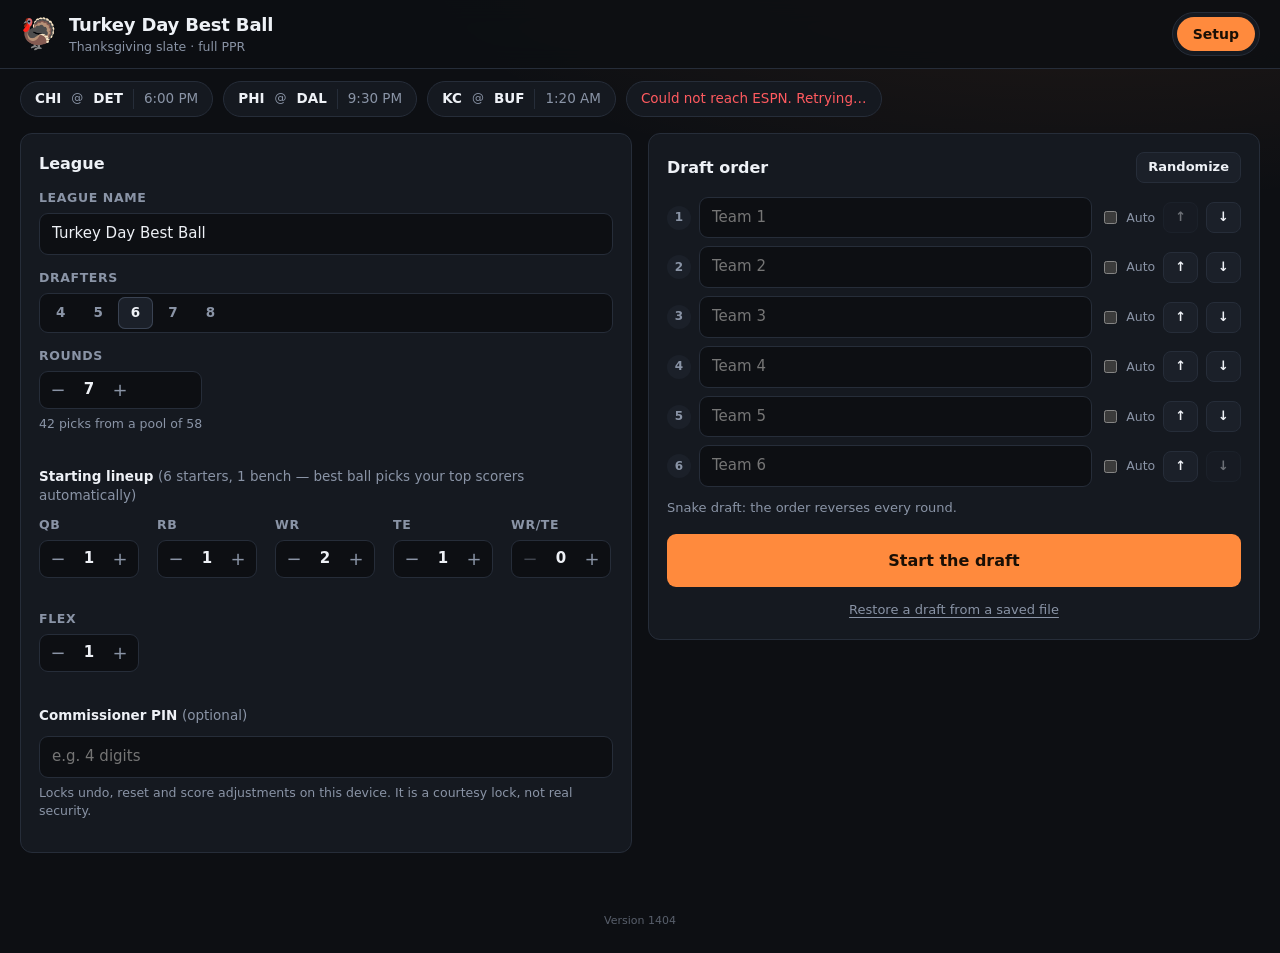
<file: index.html>
<!doctype html>
<html lang="en">
<head>
<meta charset="utf-8">
<meta name="viewport" content="width=device-width, initial-scale=1, viewport-fit=cover">
<title>Turkey Day Best Ball</title>
<meta name="description" content="Thanksgiving slate best ball draft with live PPR scoring.">
<meta name="theme-color" content="#0d0f13">
<link rel="icon" href="data:image/svg+xml,%3Csvg xmlns='http://www.w3.org/2000/svg' viewBox='0 0 100 100'%3E%3Ctext y='.9em' font-size='90'%3E%F0%9F%A6%83%3C/text%3E%3C/svg%3E">
<link rel="stylesheet" href="styles.css?v=1404">
</head>
<body>
<header class="top">
  <div class="brand">
    <span class="logo" aria-hidden="true">🦃</span>
    <div>
      <h1 id="leagueName">Turkey Day Best Ball</h1>
      <p id="subline">Thanksgiving slate · full PPR</p>
    </div>
  </div>
  <nav id="tabs" aria-label="Sections"></nav>
</header>
<section id="games" class="games" aria-label="Today's games"></section>
<main id="view"><p class="loading">Loading player pool…</p></main>
<input type="file" id="restoreFile" accept="application/json,.json" hidden>
<p class="ver">Version 1404</p>
<div id="toast" role="status" aria-live="polite"></div>
<script src="app.js?v=1404" defer></script>
</body>
</html>
</file>
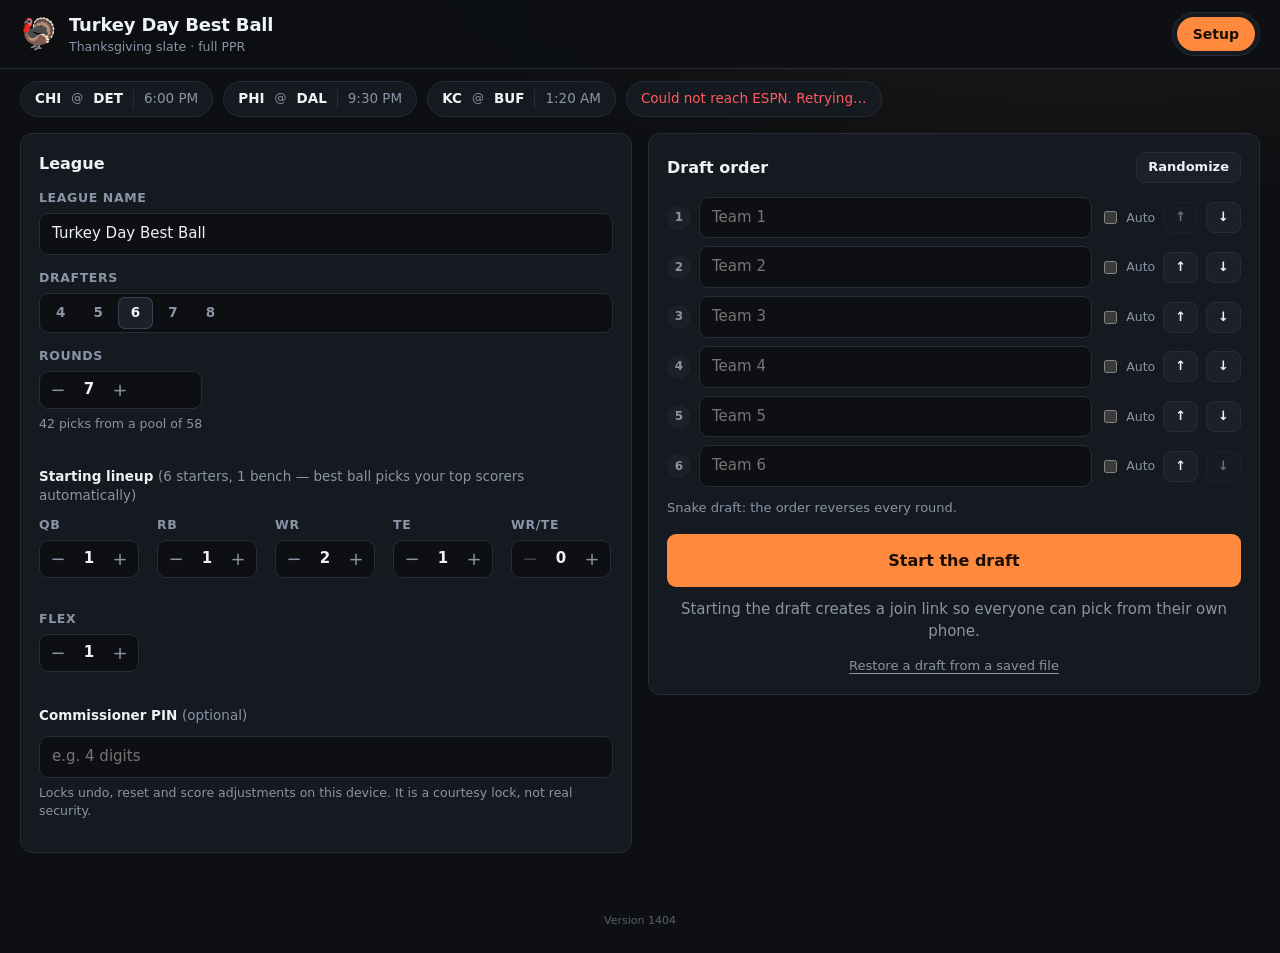
<file: live/index.html>
<!doctype html>
<html lang="en">
<head>
<meta charset="utf-8">
<meta name="viewport" content="width=device-width, initial-scale=1, viewport-fit=cover">
<title>Turkey Day Best Ball · Live Draft</title>
<meta name="description" content="Thanksgiving slate best ball draft with live PPR scoring.">
<meta name="theme-color" content="#0d0f13">
<link rel="icon" href="data:image/svg+xml,%3Csvg xmlns='http://www.w3.org/2000/svg' viewBox='0 0 100 100'%3E%3Ctext y='.9em' font-size='90'%3E%F0%9F%A6%83%3C/text%3E%3C/svg%3E">
<link rel="stylesheet" href="../styles.css?v=1404">
<link rel="stylesheet" href="live.css?v=1404">
</head>
<body>
<header class="top">
  <div class="brand">
    <span class="logo" aria-hidden="true">🦃</span>
    <div>
      <h1 id="leagueName">Turkey Day Best Ball</h1>
      <p id="subline">Thanksgiving slate · full PPR</p>
    </div>
  </div>
  <nav id="tabs" aria-label="Sections"></nav>
</header>
<section id="games" class="games" aria-label="Today's games"></section>
<main id="view"><p class="loading">Loading player pool…</p></main>
<input type="file" id="restoreFile" accept="application/json,.json" hidden>
<p class="ver">Version 1404</p>
<div id="toast" role="status" aria-live="polite"></div>
<script src="app.js?v=1404" defer></script>
</body>
</html>
</file>
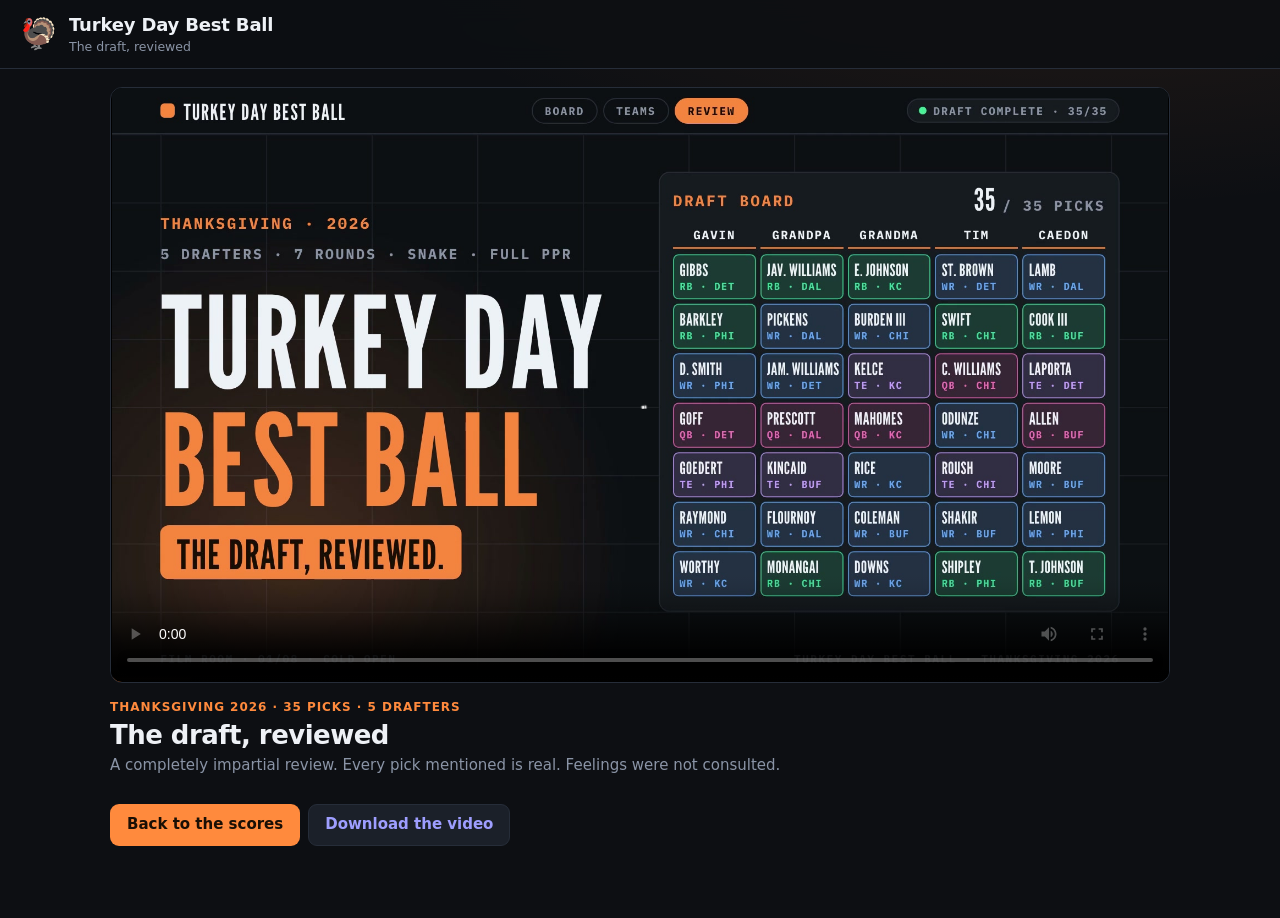
<file: recap/index.html>
<!doctype html>
<html lang="en">
<head>
<meta charset="utf-8">
<meta name="viewport" content="width=device-width, initial-scale=1, viewport-fit=cover">
<title>The Draft, Reviewed · Turkey Day Best Ball</title>
<meta name="description" content="A completely impartial review of the Turkey Day Best Ball draft.">
<meta name="theme-color" content="#0d0f13">
<meta property="og:title" content="Turkey Day Best Ball: The Draft, Reviewed">
<meta property="og:type" content="video.other">
<meta property="og:image" content="poster.jpg">
<link rel="icon" href="data:image/svg+xml,%3Csvg xmlns='http://www.w3.org/2000/svg' viewBox='0 0 100 100'%3E%3Ctext y='.9em' font-size='90'%3E%F0%9F%A6%83%3C/text%3E%3C/svg%3E">
<link rel="stylesheet" href="../styles.css?v=1404">
<style>
  .recap { max-width: 1100px; margin: 0 auto; padding: 18px 20px 60px; display: grid; gap: 16px; }
  .recap video { width: 100%; aspect-ratio: 16 / 9; background: #000; border-radius: var(--r); border: 1px solid var(--line); display: block; }
  .recap h2 { font-size: 26px; letter-spacing: -.02em; }
  .recap a.primary, .recap a.ghost { text-decoration: none; display: inline-block; }
</style>
</head>
<body>
<header class="top">
  <div class="brand">
    <span class="logo" aria-hidden="true">🦃</span>
    <div>
      <h1>Turkey Day Best Ball</h1>
      <p>The draft, reviewed</p>
    </div>
  </div>
</header>
<main class="recap">
  <video controls playsinline preload="metadata" poster="poster.jpg">
    <source src="recap.mp4" type="video/mp4">
    Your browser cannot play this video. <a href="recap.mp4">Download it instead.</a>
  </video>
  <div>
    <span class="eyebrow">Thanksgiving 2026 · 35 picks · 5 drafters</span>
    <h2>The draft, reviewed</h2>
    <p class="muted">A completely impartial review. Every pick mentioned is real. Feelings were not consulted.</p>
  </div>
  <div class="btnrow">
    <button class="primary" id="back">Back to the scores</button>
    <a class="ghost" href="recap.mp4" download="turkey-day-draft-recap.mp4">Download the video</a>
  </div>
</main>
<script>
  document.getElementById('back').addEventListener('click', function () {
    if (history.length > 1) { history.back(); return; }
    window.close();
    setTimeout(function () { location.href = '../'; }, 200);
  });
</script>
</body>
</html>
</file>
<file: styles.css>
:root {
  --bg: #0d0f13;
  --panel: #151920;
  --panel2: #1b2029;
  --line: #262d39;
  --text: #eef1f6;
  --muted: #8a94a6;
  --accent: #ff8a3d;
  --accent-ink: #1a0f05;
  --live: #ff5a5f;
  --good: #3ddc97;
  --qb: #f472b6;
  --rb: #34d399;
  --wr: #60a5fa;
  --te: #c4a1ff;
  --r: 12px;
  color-scheme: dark;
}
* { box-sizing: border-box; }
html, body { margin: 0; }
body {
  background: radial-gradient(1200px 500px at 85% -10%, rgba(255, 138, 61, .10), transparent 60%), var(--bg);
  color: var(--text);
  font: 15px/1.45 ui-sans-serif, system-ui, -apple-system, "Segoe UI", Roboto, Helvetica, Arial, sans-serif;
  -webkit-font-smoothing: antialiased;
  min-height: 100vh;
  padding-bottom: env(safe-area-inset-bottom);
}
h1, h2, h3, p { margin: 0; }
button, input, select { font: inherit; color: inherit; }
button { cursor: pointer; }
button:disabled { opacity: .4; cursor: not-allowed; }
.muted { color: var(--muted); }
.pad { padding: 18px; }
.r { text-align: right; }
.grow { flex: 1; }

/* header */
.top {
  position: sticky; top: 0; z-index: 20;
  display: flex; align-items: center; gap: 16px; flex-wrap: wrap;
  padding: 12px 20px;
  background: rgba(13, 15, 19, .88); backdrop-filter: blur(12px);
  border-bottom: 1px solid var(--line);
}
.brand { display: flex; align-items: center; gap: 12px; min-width: 0; flex: 1; }
.logo { font-size: 30px; line-height: 1; }
.brand h1 { font-size: 18px; font-weight: 750; letter-spacing: -.01em; white-space: nowrap; overflow: hidden; text-overflow: ellipsis; }
.brand p { font-size: 12.5px; color: var(--muted); }
#tabs { display: flex; gap: 4px; background: var(--panel); border: 1px solid var(--line); border-radius: 999px; padding: 4px; }
.tab { border: 0; background: none; padding: 7px 16px; border-radius: 999px; color: var(--muted); font-weight: 600; font-size: 14px; }
.tab.on { background: var(--accent); color: var(--accent-ink); }

/* games strip */
.games { display: flex; gap: 10px; padding: 12px 20px; overflow-x: auto; }
.game {
  display: flex; align-items: center; gap: 10px; flex: 0 0 auto;
  background: var(--panel); border: 1px solid var(--line); border-radius: 999px;
  padding: 7px 14px; font-size: 13.5px; font-variant-numeric: tabular-nums;
}
.game.in { border-color: rgba(255, 90, 95, .5); }
.game.err { color: var(--live); }
.gteam { display: inline-flex; gap: 6px; align-items: baseline; }
.gteam i { font-style: normal; font-weight: 700; }
.at { color: var(--muted); font-size: 12px; }
.gstat { color: var(--muted); padding-left: 10px; border-left: 1px solid var(--line); display: inline-flex; align-items: center; gap: 6px; }
.game.in .gstat { color: var(--live); font-weight: 600; }
.dot { width: 7px; height: 7px; border-radius: 50%; background: var(--live); display: inline-block; animation: pulse 1.4s infinite; }
@keyframes pulse { 50% { opacity: .25; } }

main { padding: 4px 20px 60px; max-width: 1500px; margin: 0 auto; }
.loading { padding: 60px 0; text-align: center; color: var(--muted); }
.panel { background: var(--panel); border: 1px solid var(--line); border-radius: var(--r); padding: 18px; }
.panel.narrow { max-width: 460px; margin: 30px auto; }
.panel h2 { font-size: 16px; display: flex; align-items: center; justify-content: space-between; gap: 10px; margin-bottom: 14px; }
.panel h3 { font-size: 13.5px; margin: 20px 0 10px; }
.panel h3 .muted { font-weight: 400; }

/* buttons + inputs */
.primary, .ghost, .danger, .draftbtn { border-radius: 9px; border: 1px solid transparent; padding: 9px 16px; font-weight: 650; }
.primary { background: var(--accent); color: var(--accent-ink); }
.primary:hover { filter: brightness(1.08); }
.ghost { background: var(--panel2); border-color: var(--line); }
.ghost:hover:not(:disabled) { border-color: #3a4353; }
.danger { background: transparent; border-color: rgba(255, 90, 95, .5); color: var(--live); }
.draftbtn { background: transparent; border-color: var(--accent); color: var(--accent); }
.draftbtn:hover { background: var(--accent); color: var(--accent-ink); }
.link { background: none; border: 0; padding: 0; color: var(--muted); text-decoration: underline; text-underline-offset: 3px; font-size: 13px; }
.link:hover { color: var(--text); }
.center { text-align: center; margin-top: 12px; }
code { background: var(--bg); border: 1px solid var(--line); border-radius: 5px; padding: 0 5px; font-size: 12.5px; }
.sm { padding: 5px 11px; font-size: 13px; border-radius: 8px; }
.big { width: 100%; padding: 14px; font-size: 16px; margin-top: 16px; }
input:not([type=checkbox]), select {
  background: var(--bg); border: 1px solid var(--line); border-radius: 9px; padding: 9px 12px; width: 100%; min-width: 0;
}
input:focus, select:focus, button:focus-visible { outline: 2px solid var(--accent); outline-offset: 1px; }
.seg { display: inline-flex; background: var(--bg); border: 1px solid var(--line); border-radius: 9px; padding: 3px; gap: 2px; }
.seg button { border: 0; background: none; padding: 6px 13px; border-radius: 7px; color: var(--muted); font-weight: 600; font-size: 13.5px; }
.seg button.on { background: var(--panel2); color: var(--text); box-shadow: inset 0 0 0 1px #3a4353; }

/* setup */
.setup { display: grid; grid-template-columns: repeat(auto-fit, minmax(320px, 1fr)); gap: 16px; align-items: start; }
.field { display: flex; flex-direction: column; gap: 6px; margin-bottom: 14px; }
.field label { font-size: 12.5px; color: var(--muted); font-weight: 600; text-transform: uppercase; letter-spacing: .05em; }
.field small { color: var(--muted); font-size: 12.5px; }
.row { display: flex; gap: 18px; flex-wrap: wrap; }
.stepper { display: inline-flex; align-items: center; background: var(--bg); border: 1px solid var(--line); border-radius: 9px; }
.stepper button { border: 0; background: none; width: 36px; height: 36px; font-size: 18px; color: var(--muted); }
.stepper output { min-width: 26px; text-align: center; font-weight: 700; font-variant-numeric: tabular-nums; }
.order { list-style: none; margin: 0; padding: 0; display: grid; gap: 8px; }
.order li { display: flex; gap: 8px; align-items: center; }
.order .num { width: 24px; height: 24px; flex: 0 0 24px; border-radius: 50%; background: var(--panel2); display: grid; place-items: center; font-size: 12px; font-weight: 700; color: var(--muted); }
.order + .muted { margin-top: 12px; font-size: 13px; }
.btnrow { display: flex; gap: 8px; flex-wrap: wrap; margin: 12px 0; }
.inline { display: flex; gap: 8px; }
.inline input[type=number] { max-width: 110px; }
.adjlist { list-style: none; padding: 0; margin: 14px 0 0; display: grid; gap: 6px; }
.adjlist li { display: flex; gap: 10px; align-items: center; }

/* draft */
.draft { display: grid; grid-template-columns: minmax(0, 1fr); gap: 16px; align-items: start; }
.col { display: grid; gap: 14px; min-width: 0; }
.col.side { display: none; }
@media (min-width: 1150px) {
  .draft { grid-template-columns: minmax(430px, 520px) minmax(0, 1fr); }
  .col.side { display: grid; position: sticky; top: 76px; }
}
.clock {
  background: linear-gradient(120deg, rgba(255, 138, 61, .20), rgba(255, 138, 61, .04) 70%), var(--panel);
  border: 1px solid rgba(255, 138, 61, .45); border-radius: var(--r); padding: 16px 18px; display: grid; gap: 10px;
}
.eyebrow { display: block; font-size: 12px; text-transform: uppercase; letter-spacing: .08em; color: var(--accent); font-weight: 700; }
.eyebrow em { font-style: normal; color: var(--muted); font-weight: 500; }
.clock strong { font-size: 26px; letter-spacing: -.02em; margin-right: 8px; }
.otc { color: var(--muted); }
.mine { display: flex; gap: 6px; flex-wrap: wrap; align-items: center; font-size: 13px; }
.deck { margin-left: auto; color: var(--muted); }
.pool { padding: 0; overflow: hidden; }
.tools { display: flex; gap: 10px; flex-wrap: wrap; align-items: center; padding: 14px; border-bottom: 1px solid var(--line); }
.tools input[type=search] { flex: 1; min-width: 140px; width: auto; }
.check { display: inline-flex; gap: 6px; align-items: center; font-size: 13px; color: var(--muted); white-space: nowrap; }
.thead, .prow { display: grid; grid-template-columns: 40px minmax(0, 1fr) 52px 132px; gap: 10px; align-items: center; padding: 0 14px; }
.thead { font-size: 11.5px; text-transform: uppercase; letter-spacing: .06em; color: var(--muted); padding-top: 9px; padding-bottom: 9px; border-bottom: 1px solid var(--line); }
#poolRows { max-height: calc(100vh - 330px); min-height: 320px; overflow-y: auto; }
.prow { padding-top: 9px; padding-bottom: 9px; border-bottom: 1px solid rgba(38, 45, 57, .6); }
.prow:hover { background: var(--panel2); }
.prow.pending { background: rgba(255, 138, 61, .10); }
.prow.taken { opacity: .38; }
.adp { font-weight: 700; color: var(--muted); font-variant-numeric: tabular-nums; }
.who { min-width: 0; }
.who b { font-weight: 650; }
.who small { display: block; color: var(--muted); font-size: 12.5px; }
.proj { font-variant-numeric: tabular-nums; font-weight: 600; }
.act { display: flex; gap: 6px; justify-content: flex-end; }
.gone { color: var(--muted); font-size: 12.5px; }
.foot { padding: 12px 14px; font-size: 12px; color: var(--muted); }
.chip { display: inline-block; font-size: 11px; font-weight: 750; padding: 1px 6px; border-radius: 5px; letter-spacing: .02em; }
.chip.QB { background: rgba(244, 114, 182, .16); color: var(--qb); }
.chip.RB { background: rgba(52, 211, 153, .16); color: var(--rb); }
.chip.WR { background: rgba(96, 165, 250, .16); color: var(--wr); }
.chip.TE { background: rgba(196, 161, 255, .16); color: var(--te); }
.inj { display: inline-grid; place-items: center; width: 16px; height: 16px; margin-left: 6px; border-radius: 4px; background: rgba(255, 90, 95, .18); color: var(--live); font-size: 10.5px; font-weight: 800; vertical-align: 1px; }
.livetag { color: var(--live); font-weight: 750; font-size: 11px; letter-spacing: .04em; }
.fintag { color: var(--muted); font-weight: 700; font-size: 11px; letter-spacing: .04em; }

/* board */
.boardwrap { overflow-x: auto; }
.board { display: grid; grid-template-columns: repeat(var(--n), minmax(112px, 1fr)); gap: 6px; min-width: calc(var(--n) * 118px); }
.bh { font-size: 12.5px; font-weight: 700; text-align: center; padding: 8px 4px; border-radius: 8px; background: var(--panel2); white-space: nowrap; overflow: hidden; text-overflow: ellipsis; }
.bh.on { background: var(--accent); color: var(--accent-ink); }
.cell { border-radius: 9px; padding: 8px 9px; min-height: 66px; display: flex; flex-direction: column; gap: 1px; border: 1px solid transparent; min-width: 0; }
.cell .pn { font-size: 10.5px; color: rgba(255, 255, 255, .55); font-variant-numeric: tabular-nums; }
.cell b { font-size: 13px; line-height: 1.2; font-weight: 650; overflow: hidden; text-overflow: ellipsis; }
.cell small { font-size: 11px; opacity: .8; }
.cell.empty { background: transparent; border: 1px dashed var(--line); }
.cell.empty .pn { color: var(--muted); }
.cell.cur { border: 1px solid var(--accent); background: rgba(255, 138, 61, .10); }
.cell.cur b { color: var(--accent); font-size: 12px; }
.cell.QB { background: rgba(244, 114, 182, .20); border-color: rgba(244, 114, 182, .35); }
.cell.RB { background: rgba(52, 211, 153, .18); border-color: rgba(52, 211, 153, .32); }
.cell.WR { background: rgba(96, 165, 250, .20); border-color: rgba(96, 165, 250, .35); }
.cell.TE { background: rgba(196, 161, 255, .20); border-color: rgba(196, 161, 255, .35); }

/* scores */
.scorebar { display: flex; gap: 10px; align-items: center; flex-wrap: wrap; margin-bottom: 14px; font-size: 13px; }
.cards { display: grid; grid-template-columns: repeat(auto-fill, minmax(310px, 1fr)); gap: 14px; align-items: start; }
.card { background: var(--panel); border: 1px solid var(--line); border-radius: var(--r); overflow: hidden; }
.card.lead { border-color: rgba(255, 138, 61, .6); box-shadow: 0 0 0 1px rgba(255, 138, 61, .25), 0 12px 40px -18px rgba(255, 138, 61, .5); }
.card header { display: flex; align-items: center; gap: 12px; padding: 14px 16px 6px; }
.rank { width: 28px; height: 28px; flex: 0 0 28px; border-radius: 8px; background: var(--panel2); display: grid; place-items: center; font-weight: 800; font-size: 13px; color: var(--muted); }
.card.lead .rank { background: var(--accent); color: var(--accent-ink); }
.card h3 { flex: 1; font-size: 17px; min-width: 0; overflow: hidden; text-overflow: ellipsis; white-space: nowrap; }
.tot { text-align: right; line-height: 1.1; }
.tot strong { font-size: 26px; font-variant-numeric: tabular-nums; letter-spacing: -.02em; }
.tot small { display: block; color: var(--muted); font-size: 11.5px; white-space: nowrap; }
.tot small.pace { color: var(--text, inherit); font-weight: 600; font-size: 12.5px; }
.status { padding: 0 16px 10px 56px; font-size: 12.5px; color: var(--muted); min-height: 18px; }
.card ul { list-style: none; margin: 0; padding: 0; border-top: 1px solid var(--line); }
.card li { display: grid; grid-template-columns: 46px minmax(0, 1fr) auto; gap: 10px; align-items: center; padding: 9px 16px; border-bottom: 1px solid rgba(38, 45, 57, .6); }
.card li:last-child { border-bottom: 0; }
.card li.bn { opacity: .55; background: rgba(0, 0, 0, .18); }
.slot { font-size: 10.5px; font-weight: 750; color: var(--muted); letter-spacing: .05em; }
.card .who small { display: inline; }
.card .who .l1 { display: block; white-space: nowrap; overflow: hidden; text-overflow: ellipsis; }
.card .who .line { display: block; white-space: nowrap; overflow: hidden; text-overflow: ellipsis; }
.pp { font-weight: 700; font-variant-numeric: tabular-nums; font-size: 16px; display: inline-flex; align-items: center; gap: 6px; }
.card li.pre .pp { color: var(--muted); font-weight: 500; }
.rules { margin-top: 20px; color: var(--muted); font-size: 13px; }
.rules summary { cursor: pointer; font-weight: 600; }
.rules p { margin-top: 8px; max-width: 80ch; }

#toast {
  position: fixed; left: 50%; bottom: 26px; transform: translate(-50%, 20px);
  background: #f4f5f7; color: #111; padding: 10px 18px; border-radius: 999px; font-weight: 600; font-size: 14px;
  opacity: 0; pointer-events: none; transition: .2s; z-index: 50; max-width: 90vw; text-align: center;
}
#toast.show { opacity: 1; transform: translate(-50%, 0); }

@media (max-width: 640px) {
  .top { padding: 10px 14px; gap: 10px; }
  #tabs { width: 100%; }
  .tab { flex: 1; padding: 7px 6px; }
  .games, main { padding-left: 14px; padding-right: 14px; }
  .thead, .prow { grid-template-columns: 30px minmax(0, 1fr) 44px 118px; gap: 8px; padding-left: 12px; padding-right: 12px; }
  .clock strong { font-size: 22px; display: block; }
  #poolRows { max-height: none; }
  .deck { margin-left: 0; width: 100%; }
}
@media (prefers-reduced-motion: reduce) { .dot { animation: none; } #toast { transition: none; } }

/* autodraft */
.autobar { display: flex; gap: 10px; align-items: center; flex-wrap: wrap; font-size: 13px; color: var(--muted); }
.autotag { display: inline-block; font-size: 10px; font-weight: 800; letter-spacing: .06em; padding: 1px 6px; border-radius: 5px; background: rgba(255, 255, 255, .14); color: var(--text); vertical-align: 1px; }
.bh.on .autotag { background: rgba(0, 0, 0, .22); color: var(--accent-ink); }
.check.auto { font-size: 12.5px; }
.ver { text-align: center; color: var(--muted); font-size: 11px; opacity: .6; padding: 0 0 24px; }
a.ghost, a.primary { text-decoration: none; display: inline-block; }
</file>
<file: live/live.css>
/* Extras for the phone-drafting version; base styles come from ../styles.css */
.invite {
  display: flex; gap: 14px; align-items: center; justify-content: space-between; flex-wrap: wrap;
  background: var(--panel); border: 1px dashed #3a4353; border-radius: var(--r); padding: 12px 16px; font-size: 13.5px;
}
.invite > div { flex: 1; min-width: 220px; }
.clock.you {
  border-color: var(--accent);
  background: linear-gradient(120deg, rgba(255, 138, 61, .42), rgba(255, 138, 61, .12) 70%), var(--panel);
  box-shadow: 0 0 0 3px rgba(255, 138, 61, .22);
  animation: glow 1.6s ease-in-out infinite;
}
@keyframes glow { 50% { box-shadow: 0 0 0 7px rgba(255, 138, 61, .10); } }
.game.net { color: var(--muted); }
.sdot { width: 8px; height: 8px; border-radius: 50%; background: var(--muted); display: inline-block; }
.game.net.ok .sdot { background: var(--good); }
.game.net.bad { color: var(--live); border-color: rgba(255, 90, 95, .5); }
.game.net.bad .sdot { background: var(--live); animation: pulse 1.2s infinite; }
.who-list { display: grid; gap: 10px; margin-top: 16px; }
.who-list .ghost { padding: 14px; font-size: 16px; text-align: left; }
.who-list .link { justify-self: center; margin-top: 6px; }
@media (prefers-reduced-motion: reduce) { .clock.you { animation: none; } }
/* phones: give the player name the room, let the action column shrink to its button */
@media (max-width: 640px) {
  .thead, .prow { grid-template-columns: 26px minmax(0, 1fr) 40px minmax(62px, auto); gap: 8px; }
  .prow .who b { white-space: nowrap; overflow: hidden; text-overflow: ellipsis; display: block; }
}

/* headshots */
.av {
  --s: 40px; --tc: #333;
  position: relative; flex: 0 0 var(--s); width: var(--s); height: var(--s); border-radius: 50%; overflow: hidden;
  background: var(--tc); background: color-mix(in srgb, var(--tc) 75%, #000);
  box-shadow: 0 0 0 2px var(--tc), 0 0 0 3px rgba(255, 255, 255, .14);
  display: grid; place-items: center;
}
.av i { font-style: normal; font-size: calc(var(--s) * .34); font-weight: 800; color: rgba(255, 255, 255, .85); }
.av img { position: absolute; inset: 0; width: 100%; height: 100%; object-fit: cover; object-position: 50% 0; }
.av.sm { --s: 34px; }
.av.xs { --s: 26px; }
.av.xl { --s: clamp(120px, 26vw, 190px); box-shadow: 0 0 0 4px var(--tc), 0 0 0 6px rgba(255, 255, 255, .25), 0 20px 60px rgba(0, 0, 0, .5); }
.avrow { display: flex; gap: 11px; align-items: center; }
.wt { min-width: 0; flex: 1; }
.card li { grid-template-columns: 42px minmax(0, 1fr) auto; }
.cell { position: relative; }
.cell .av { position: absolute; top: 6px; right: 6px; }
.cell b { padding-right: 26px; }

/* steal / reach */
.val { display: inline-block; font-size: 10.5px; font-weight: 750; padding: 1px 6px; border-radius: 5px; white-space: nowrap; letter-spacing: .02em; }
.val.steal { background: rgba(61, 220, 151, .2); color: var(--good); }
.val.reach { background: rgba(255, 90, 95, .2); color: #ff8589; }
.val.even { background: rgba(255, 255, 255, .12); color: rgba(255, 255, 255, .8); }
.cell .val { align-self: flex-start; margin-top: 3px; }

/* pick announcement */
#announce {
  --tc: #333;
  position: fixed; inset: 0; z-index: 60; display: grid; place-items: center; pointer-events: none;
  opacity: 0; transition: opacity .25s;
  background: rgba(8, 9, 12, .9);
  background: radial-gradient(circle at 50% 38%, color-mix(in srgb, var(--tc) 60%, transparent), rgba(8, 9, 12, .92) 68%);
}
#announce.show { opacity: 1; }
.acard { text-align: center; display: grid; justify-items: center; gap: 8px; padding: 24px; transform: scale(.9) translateY(10px); transition: transform .4s cubic-bezier(.2, 1.5, .4, 1); }
#announce.show .acard { transform: none; }
.acard .eyebrow { color: #fff; opacity: .8; margin-bottom: 14px; font-size: 13px; }
.acard h2 { font-size: clamp(34px, 7.5vw, 84px); letter-spacing: -.03em; line-height: 1; text-wrap: balance; }
.ateam { font-size: clamp(16px, 2.4vw, 26px); color: rgba(255, 255, 255, .82); margin-top: 16px; }
.ameta { font-size: clamp(14px, 1.8vw, 18px); color: rgba(255, 255, 255, .78); display: flex; gap: 8px; align-items: center; flex-wrap: wrap; justify-content: center; margin-top: 6px; }
.ameta .val { font-size: 12.5px; padding: 2px 8px; }
@media (prefers-reduced-motion: reduce) { #announce, .acard { transition: none; } }

/* over/under game */
#ouAs { width: auto; padding: 6px 10px; margin-left: 6px; }
.oulb { display: grid; grid-template-columns: repeat(auto-fit, minmax(150px, 1fr)); gap: 10px; margin-bottom: 20px; }
.oulbc { background: var(--panel); border: 1px solid var(--line); border-radius: var(--r); padding: 12px 14px; display: grid; grid-template-columns: auto minmax(0, 1fr) auto; gap: 0 10px; align-items: center; }
.oulbc .rank { grid-row: span 2; }
.oulbc b { overflow: hidden; text-overflow: ellipsis; white-space: nowrap; }
.oulbc strong { grid-row: span 2; font-size: 26px; font-variant-numeric: tabular-nums; letter-spacing: -.02em; }
.oulbc small { grid-column: 2; color: var(--muted); font-size: 12px; }
.oulbc.lead { border-color: rgba(255, 138, 61, .6); }
.oulbc.lead .rank { background: var(--accent); color: var(--accent-ink); }
.ousec { margin-bottom: 20px; }
.ousec h3 { font-size: 12px; text-transform: uppercase; letter-spacing: .07em; color: var(--muted); margin: 0 0 8px 4px; }
.ourows { background: var(--panel); border: 1px solid var(--line); border-radius: var(--r); overflow: hidden; }
.ourow { display: grid; grid-template-columns: minmax(0, 1fr) 104px auto; gap: 8px 14px; align-items: center; padding: 12px 16px; border-bottom: 1px solid rgba(38, 45, 57, .6); }
.ourow:last-child { border-bottom: 0; }
.ourow.won { background: rgba(61, 220, 151, .07); }
.oul { display: flex; gap: 11px; align-items: center; min-width: 0; }
.oul b { display: block; white-space: nowrap; overflow: hidden; text-overflow: ellipsis; }
.oul small, .ouline small { display: block; color: var(--muted); font-size: 12px; }
.ouline { text-align: center; }
.ouline strong { font-size: 22px; font-variant-numeric: tabular-nums; letter-spacing: -.01em; }
.oubtns { display: flex; gap: 6px; }
.oub { border: 1px solid var(--line); background: var(--panel2); border-radius: 9px; padding: 9px 14px; font-weight: 650; min-width: 74px; }
.oub:hover:not(:disabled) { border-color: #3a4353; }
.oub.on { background: var(--accent); border-color: var(--accent); color: var(--accent-ink); }
.oub.unsaved { box-shadow: 0 0 0 2px var(--bg), 0 0 0 4px rgba(255, 138, 61, .55); }
.oub:disabled { opacity: .4; }
.oub.on:disabled, .oub.hit:disabled { opacity: 1; }
.oub.hit { border-color: var(--good); color: var(--good); }
.oub.on.hit { background: var(--good); border-color: var(--good); color: #062a1b; }
.ourow.lost .oub.on { background: transparent; border-color: rgba(255, 90, 95, .6); color: #ff8589; text-decoration: line-through; }
.ouwho { grid-column: 1 / -1; display: flex; gap: 6px 18px; flex-wrap: wrap; font-size: 12.5px; color: var(--muted); }
.ouwho b { color: var(--text); font-weight: 600; }
.ousubmit { position: sticky; bottom: 14px; margin-top: 16px; z-index: 10; }
.ousubmit .big { margin: 0; box-shadow: 0 12px 34px rgba(0, 0, 0, .6); }
.ico { width: 34px; height: 34px; flex: 0 0 34px; border-radius: 50%; display: grid; place-items: center; background: var(--panel2); border: 1px solid var(--line); font-size: 15px; font-weight: 800; }
@media (max-width: 640px) {
  .ourow { grid-template-columns: minmax(0, 1fr) auto; }
  .ouline { text-align: right; }
  .oubtns { grid-column: 1 / -1; }
  .oub { flex: 1; padding: 12px; }
}

/* my team + scoring breakdown */
#tabs { overflow-x: auto; max-width: 100%; scrollbar-width: none; }
.tab { white-space: nowrap; }
.tap { cursor: pointer; }
.tap:hover { background: var(--panel2); }
.chev { color: var(--muted); font-size: 11px; margin-left: 2px; }
.card li.bdli { display: block; padding: 2px 16px 14px; background: rgba(0, 0, 0, .16); }
.bd { background: var(--bg); border: 1px solid var(--line); border-radius: 10px; padding: 10px 13px; font-size: 13.5px; }
.bd > div { display: flex; justify-content: space-between; gap: 12px; padding: 3px 0; color: var(--muted); font-variant-numeric: tabular-nums; }
.bd > div span:last-child { color: var(--text); }
.bd .tt { color: var(--text); font-weight: 700; border-top: 1px solid var(--line); margin-top: 6px; padding-top: 8px; }
.bdh { font-size: 11px; text-transform: uppercase; letter-spacing: .06em; color: var(--muted); margin-bottom: 5px; }
.mewrap { max-width: 660px; margin: 0 auto; display: grid; gap: 14px; }
.mehero {
  display: flex; justify-content: space-between; align-items: center; gap: 14px;
  background: linear-gradient(120deg, rgba(255, 138, 61, .20), rgba(255, 138, 61, .04) 70%), var(--panel);
  border: 1px solid rgba(255, 138, 61, .45); border-radius: var(--r); padding: 16px 18px;
}
.mehero h2 { font-size: 26px; letter-spacing: -.02em; line-height: 1.15; }
.mehero .muted { font-size: 13px; margin-top: 2px; }
.mehero .tot strong { font-size: 42px; }
#meAs { width: auto; padding: 6px 10px; margin-left: 6px; }
@media (max-width: 640px) { .tab { flex: 0 0 auto; padding: 7px 12px; } }
</file>
